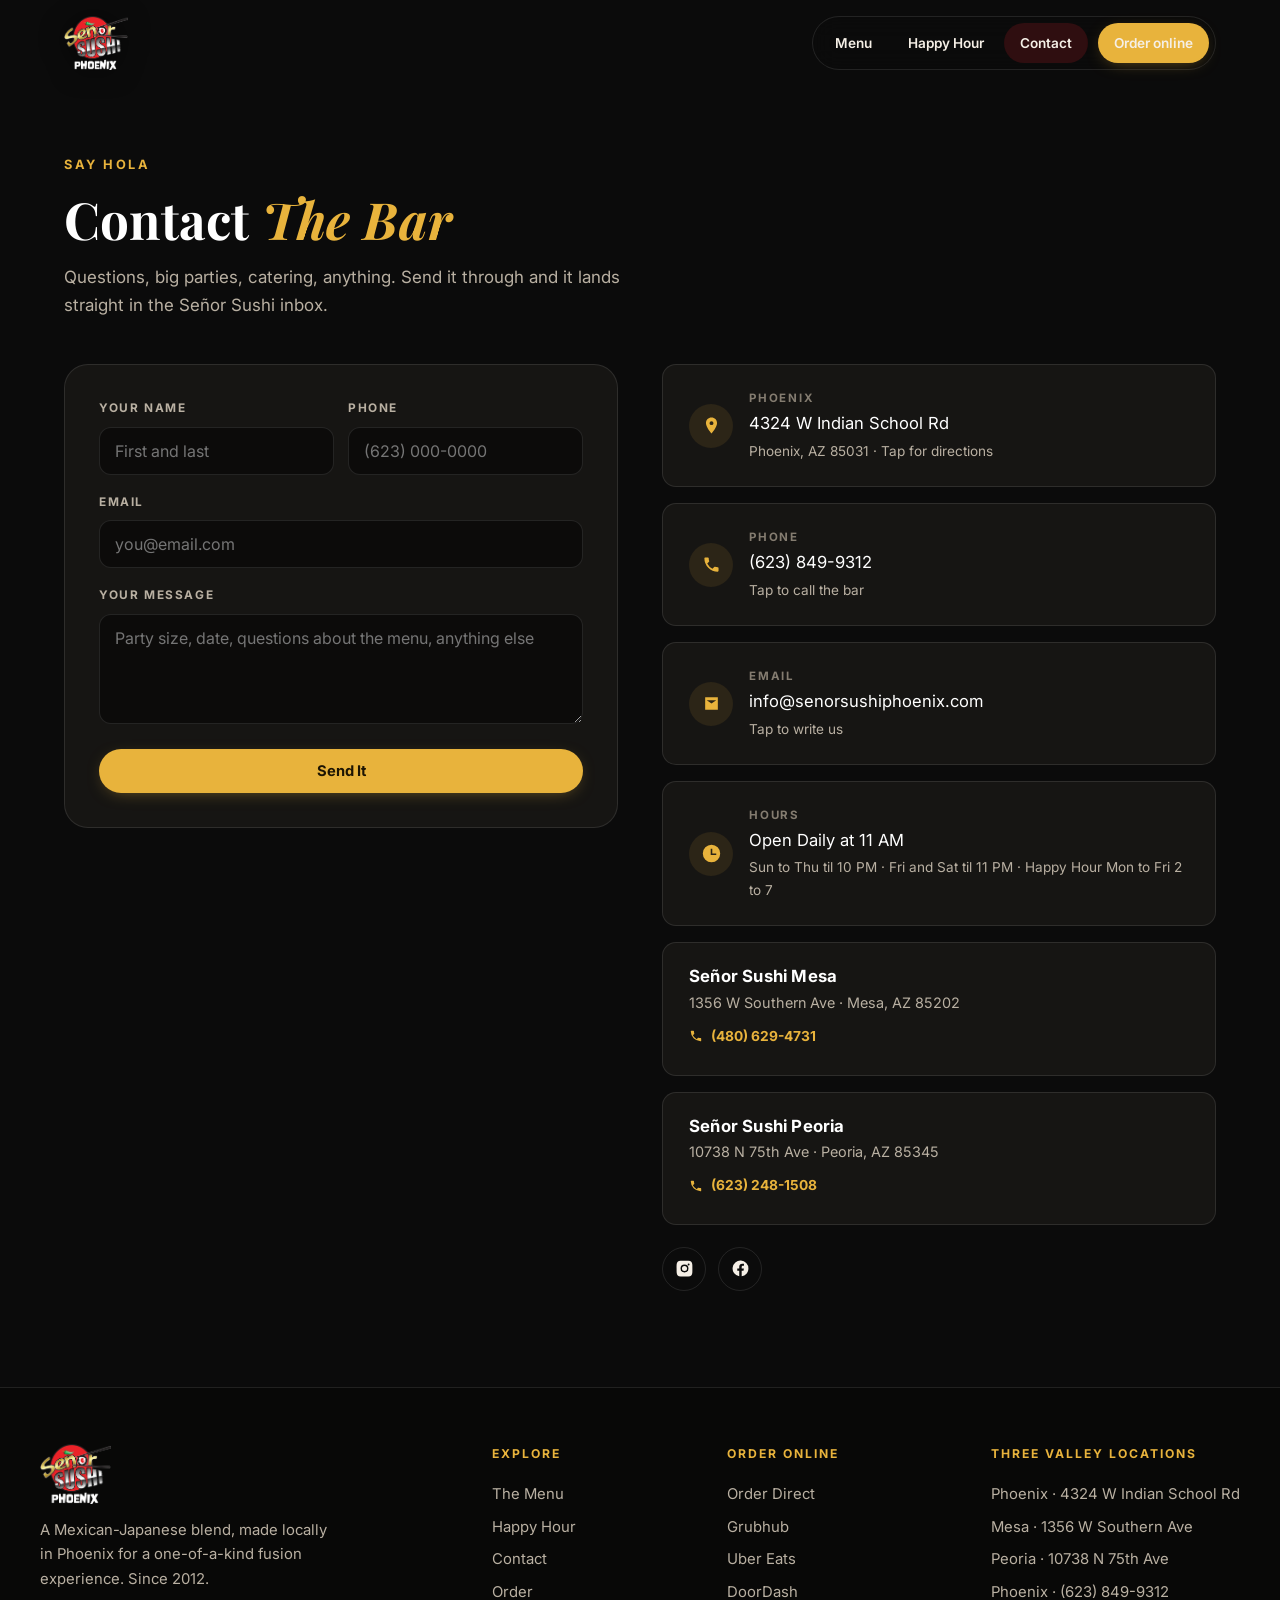
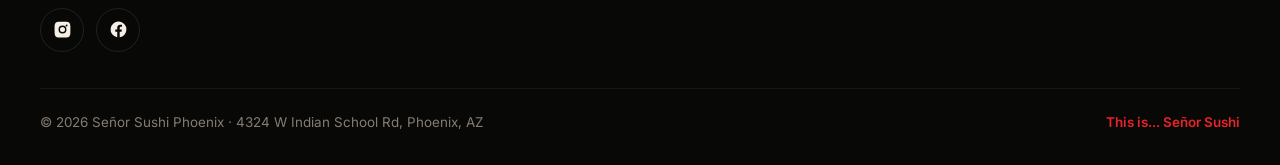
<file: contact.html>
<!DOCTYPE html>
<html lang="en">
<head>
<meta charset="UTF-8">
<meta name="viewport" content="width=device-width, initial-scale=1.0">
<title>Contact &amp; Locations · Señor Sushi Phoenix</title>
<meta name="description" content="Contact Señor Sushi Phoenix at 4324 W Indian School Rd, (623) 849-9312, info@senorsushiphoenix.com. Three Valley locations: Phoenix, Mesa and Peoria.">
<link rel="icon" href="assets/brand/logo.png">
<meta name="theme-color" content="#0b0b0b">
<link rel="preconnect" href="https://fonts.googleapis.com">
<link rel="preconnect" href="https://fonts.gstatic.com" crossorigin>
<link href="https://fonts.googleapis.com/css2?family=Playfair+Display:ital,wght@0,500;0,700;1,500;1,700&family=Inter:wght@400;600;700&display=swap" rel="stylesheet">
<link rel="stylesheet" href="styles.css?v=3">
<link rel="canonical" href="https://www.senorsushiphoenix.com/contact.html">
<script>document.documentElement.classList.add('js')</script>
</head>
<body>

<div id="nav-mount"></div>

<main>
<section class="page-top">
  <div class="wrap" style="padding-top:0">
    <div class="sec-head reveal">
      <span class="eyebrow">Say Hola</span>
      <h2 class="sec-title">Contact <em>The Bar</em></h2>
      <p class="sec-sub">Questions, big parties, catering, anything. Send it through and it lands straight in the Señor Sushi inbox.</p>
    </div>

    <div class="contact-grid">
      <div class="cform reveal">
        <form id="contactForm">
          <div class="field-row">
            <div class="field"><label for="fName">Your Name</label><input type="text" id="fName" required placeholder="First and last"></div>
            <div class="field"><label for="fPhone">Phone</label><input type="tel" id="fPhone" placeholder="(623) 000-0000"></div>
          </div>
          <div class="field"><label for="fEmail">Email</label><input type="email" id="fEmail" required placeholder="you@email.com"></div>
          <div class="field"><label for="fMsg">Your Message</label><textarea id="fMsg" required placeholder="Party size, date, questions about the menu, anything else"></textarea></div>
          <button type="submit" class="btn btn-gold btn-block">Send It</button>
        </form>
        <div class="form-success" id="formSuccess">
          <div class="check"><svg viewBox="0 0 24 24"><path d="M9 16.2 4.8 12l-1.4 1.4L9 19 21 7l-1.4-1.4z"/></svg></div>
          <h4>Almost there, hit send</h4>
          <p>We opened a pre-filled email to <span class="em">info@senorsushiphoenix.com</span>. Press send in your mail app and it is on its way.</p>
          <p class="success-fallback">Nothing opened? Email <a href="#" data-cfg="mail">info@senorsushiphoenix.com</a> or call <a href="#" data-cfg="tel">(623) 849-9312</a> and we will take it from there.</p>
        </div>
      </div>

      <div class="reveal d1">
        <div class="loc-grid" style="grid-template-columns:1fr;margin-top:0;margin-bottom:16px">
          <a class="loc icard" href="#" data-cfg="map" target="_blank" rel="noopener">
            <div class="ic"><svg viewBox="0 0 24 24"><path d="M12 2C8 2 5 5 5 9c0 5 7 13 7 13s7-8 7-13c0-4-3-7-7-7zm0 9.5A2.5 2.5 0 1112 6.5a2.5 2.5 0 010 5z"/></svg></div>
            <div><div class="lbl">Phoenix</div><div class="val">4324 W Indian School Rd<small>Phoenix, AZ 85031 · Tap for directions</small></div></div>
          </a>
          <a class="loc icard" href="#" data-cfg="tel">
            <div class="ic"><svg viewBox="0 0 24 24"><path d="M6.6 10.8a15 15 0 006.6 6.6l2.2-2.2a1 1 0 011-.24 11 11 0 003.5.56 1 1 0 011 1V20a1 1 0 01-1 1A17 17 0 013 4a1 1 0 011-1h3.5a1 1 0 011 1 11 11 0 00.56 3.5 1 1 0 01-.24 1z"/></svg></div>
            <div><div class="lbl">Phone</div><div class="val">(623) 849-9312<small>Tap to call the bar</small></div></div>
          </a>
          <a class="loc icard" href="#" data-cfg="mail">
            <div class="ic"><svg viewBox="0 0 24 24"><path d="M4 4h16v16H4zm2 4 6 4 6-4"/></svg></div>
            <div><div class="lbl">Email</div><div class="val">info@senorsushiphoenix.com<small>Tap to write us</small></div></div>
          </a>
          <a class="loc icard" href="specials.html">
            <div class="ic"><svg viewBox="0 0 24 24"><path d="M12 1a11 11 0 100 22 11 11 0 000-22zm1 11h5v2h-7V6h2z"/></svg></div>
            <div><div class="lbl">Hours</div><div class="val">Open Daily at 11 AM<small>Sun to Thu til 10 PM · Fri and Sat til 11 PM · Happy Hour Mon to Fri 2 to 7</small></div></div>
          </a>
        </div>

        <div class="loc-grid" style="grid-template-columns:1fr;margin-top:0">
          <article class="loc" data-loc="1">
            <h3>Señor Sushi Mesa</h3>
            <p class="l-addr">1356 W Southern Ave · Mesa, AZ 85202</p>
            <a class="l-tel" href="tel:+14806294731"><svg viewBox="0 0 24 24"><path d="M6.6 10.8a15 15 0 006.6 6.6l2.2-2.2a1 1 0 011-.24 11 11 0 003.5.56 1 1 0 011 1V20a1 1 0 01-1 1A17 17 0 013 4a1 1 0 011-1h3.5a1 1 0 011 1 11 11 0 00.56 3.5 1 1 0 01-.24 1z"/></svg>(480) 629-4731</a>
          </article>
          <article class="loc" data-loc="2">
            <h3>Señor Sushi Peoria</h3>
            <p class="l-addr">10738 N 75th Ave · Peoria, AZ 85345</p>
            <a class="l-tel" href="tel:+16232481508"><svg viewBox="0 0 24 24"><path d="M6.6 10.8a15 15 0 006.6 6.6l2.2-2.2a1 1 0 011-.24 11 11 0 003.5.56 1 1 0 011 1V20a1 1 0 01-1 1A17 17 0 013 4a1 1 0 011-1h3.5a1 1 0 011 1 11 11 0 00.56 3.5 1 1 0 01-.24 1z"/></svg>(623) 248-1508</a>
          </article>
        </div>

        <div class="socials">
          <a href="#" data-cfg="ig" target="_blank" rel="noopener" aria-label="Instagram"><svg viewBox="0 0 24 24"><path d="M12 2.2c3.2 0 3.6 0 4.9.07 3.3.15 4.8 1.7 5 5 .06 1.3.07 1.7.07 4.9s0 3.6-.07 4.9c-.2 3.3-1.7 4.8-5 5-1.3.06-1.7.07-4.9.07s-3.6 0-4.9-.07c-3.3-.2-4.8-1.7-5-5C2.04 15.6 2 15.2 2 12s0-3.6.07-4.9c.2-3.3 1.7-4.8 5-5C8.4 2.2 8.8 2.2 12 2.2zm0 4.8a5 5 0 100 10 5 5 0 000-10zm0 8.2a3.2 3.2 0 110-6.4 3.2 3.2 0 010 6.4zm5.2-9.4a1.2 1.2 0 100 2.4 1.2 1.2 0 000-2.4z"/></svg></a>
          <a href="#" data-cfg="fb" target="_blank" rel="noopener" aria-label="Facebook"><svg viewBox="0 0 24 24"><path d="M22 12a10 10 0 10-11.6 9.9v-7H7.9V12h2.5V9.8c0-2.5 1.5-3.9 3.8-3.9 1.1 0 2.2.2 2.2.2v2.5h-1.3c-1.2 0-1.6.8-1.6 1.6V12h2.8l-.5 2.9h-2.3v7A10 10 0 0022 12z"/></svg></a>
        </div>
      </div>
    </div>
  </div>
</section>
</main>

<div id="footer-mount"></div>
<script src="app.js?v=3"></script>
</body>
</html>
</file>
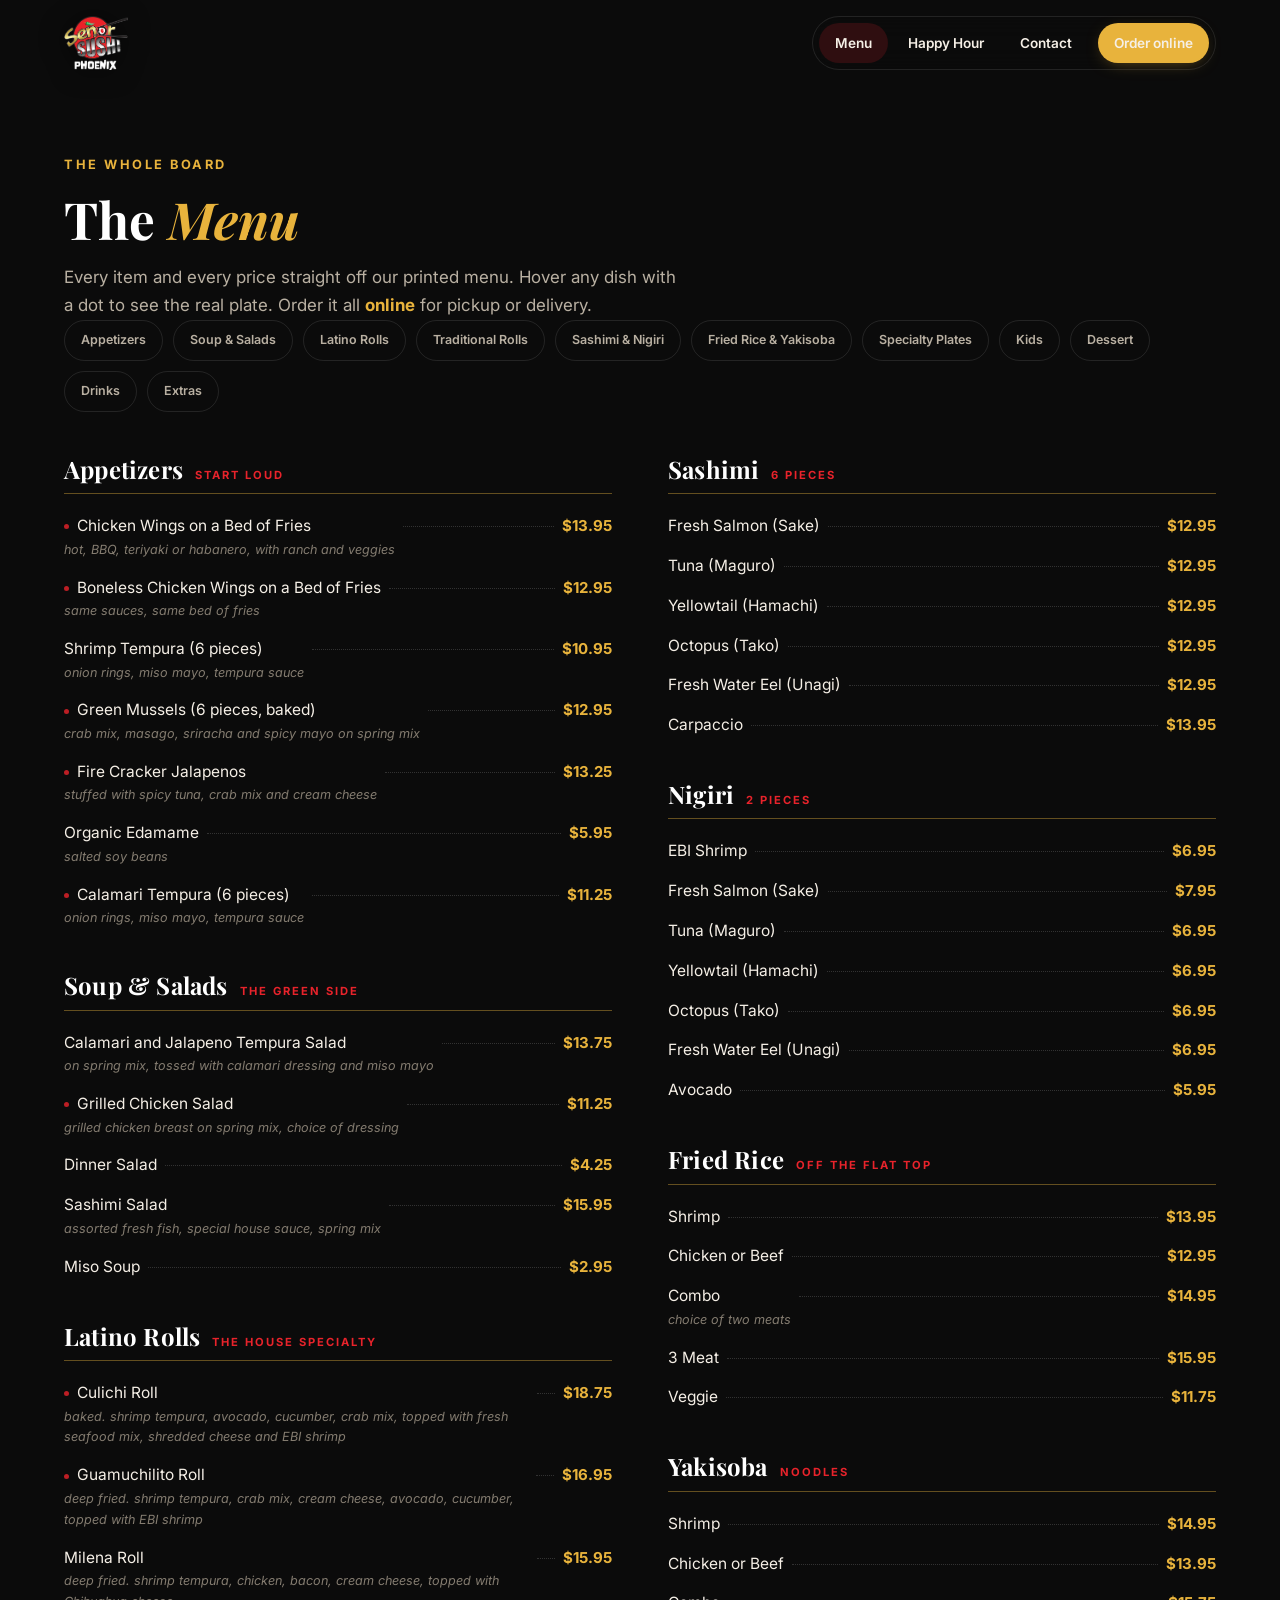
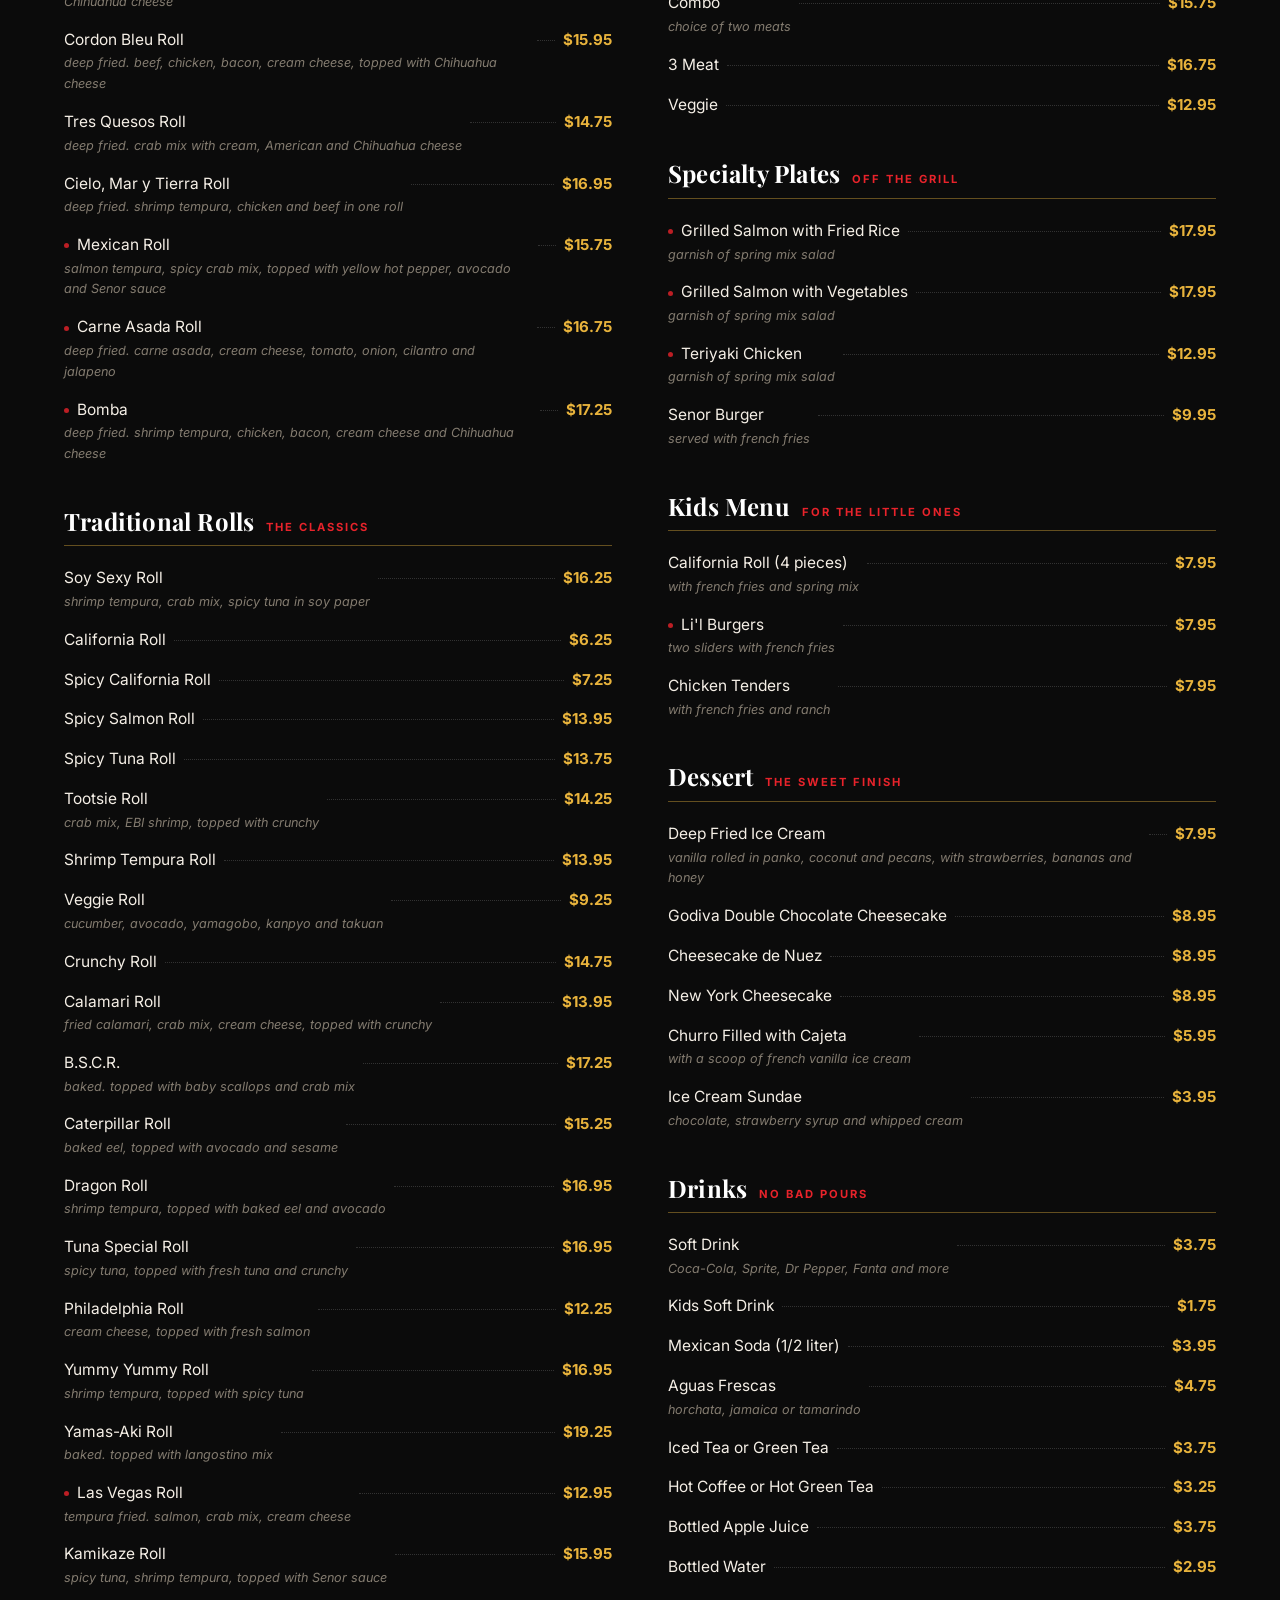
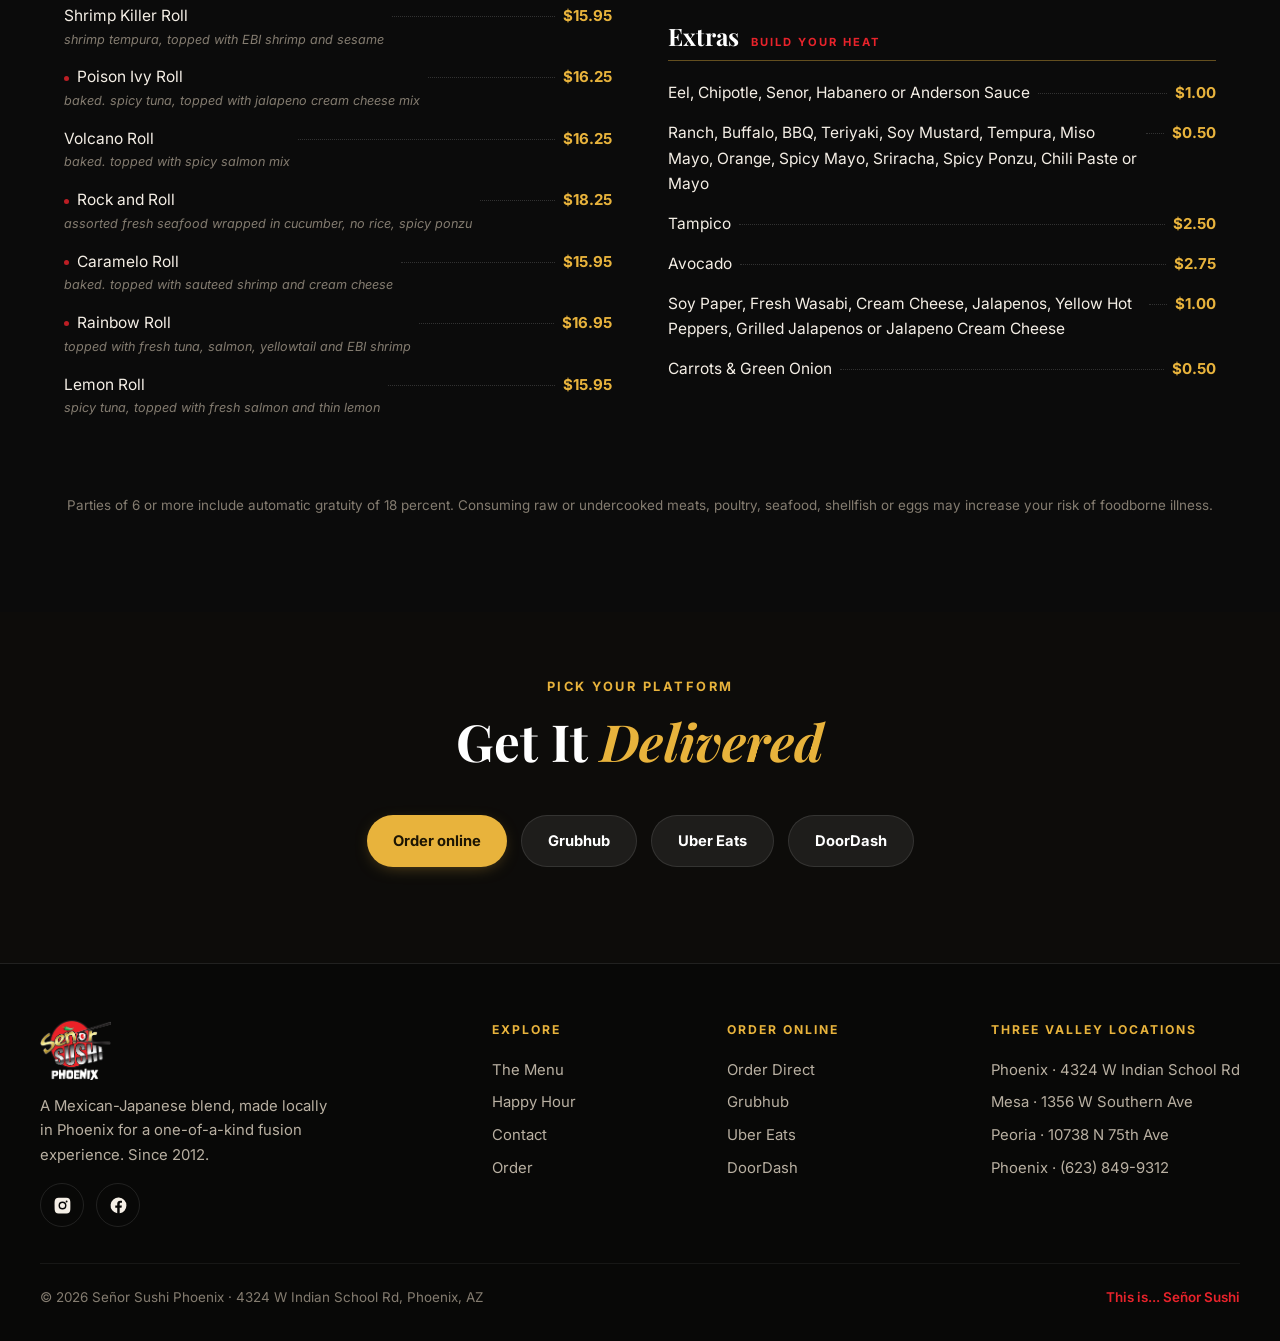
<file: menu.html>
<!DOCTYPE html>
<html lang="en">
<head>
<meta charset="UTF-8">
<meta name="viewport" content="width=device-width, initial-scale=1.0">
<title>Menu · Señor Sushi Phoenix</title>
<meta name="description" content="The full Señor Sushi Phoenix menu. Latino rolls, traditional rolls, sashimi, nigiri, fried rice, yakisoba, specialty plates, kids menu and desserts. Every price straight from the printed menu.">
<link rel="icon" href="assets/brand/logo.png">
<meta name="theme-color" content="#0b0b0b">
<link rel="preconnect" href="https://fonts.googleapis.com">
<link rel="preconnect" href="https://fonts.gstatic.com" crossorigin>
<link href="https://fonts.googleapis.com/css2?family=Playfair+Display:ital,wght@0,500;0,700;1,500;1,700&family=Inter:wght@400;600;700&display=swap" rel="stylesheet">
<link rel="stylesheet" href="styles.css?v=3">
<link rel="canonical" href="https://www.senorsushiphoenix.com/menu.html">
<script>document.documentElement.classList.add('js')</script>
</head>
<body>

<div id="nav-mount"></div>

<main>
<section class="page-top" id="fullmenu">
  <div class="wrap" style="padding-top:0">
    <div class="sec-head reveal">
      <span class="eyebrow">The Whole Board</span>
      <h2 class="sec-title">The <em>Menu</em></h2>
      <p class="sec-sub">Every item and every price straight off our printed menu. Hover any dish with a dot to see the real plate. Order it all <a href="#" data-cfg="direct" target="_blank" rel="noopener" style="color:var(--gold);font-weight:700">online</a> for pickup or delivery.</p>
      <div class="menu-jump reveal">
        <a href="#appetizers">Appetizers</a>
        <a href="#soups">Soup &amp; Salads</a>
        <a href="#latino">Latino Rolls</a>
        <a href="#traditional">Traditional Rolls</a>
        <a href="#sashimi">Sashimi &amp; Nigiri</a>
        <a href="#rice">Fried Rice &amp; Yakisoba</a>
        <a href="#plates">Specialty Plates</a>
        <a href="#kids">Kids</a>
        <a href="#dessert">Dessert</a>
        <a href="#drinks">Drinks</a>
        <a href="#extras">Extras</a>
      </div>
    </div>

    <div class="menu-acts">

      <div class="act reveal" id="appetizers">
        <div class="act-head"><h3>Appetizers</h3><span class="act-sub">Start Loud</span></div>
        <ul class="menu-list">
          <li><span class="mi-name">Chicken Wings on a Bed of Fries <small>hot, BBQ, teriyaki or habanero, with ranch and veggies</small></span><span class="mi-dots"></span><span class="mi-price">$13.95</span></li>
          <li><span class="mi-name">Boneless Chicken Wings on a Bed of Fries <small>same sauces, same bed of fries</small></span><span class="mi-dots"></span><span class="mi-price">$12.95</span></li>
          <li><span class="mi-name">Shrimp Tempura (6 pieces) <small>onion rings, miso mayo, tempura sauce</small></span><span class="mi-dots"></span><span class="mi-price">$10.95</span></li>
          <li><span class="mi-name">Green Mussels (6 pieces, baked) <small>crab mix, masago, sriracha and spicy mayo on spring mix</small></span><span class="mi-dots"></span><span class="mi-price">$12.95</span></li>
          <li><span class="mi-name">Fire Cracker Jalapenos <small>stuffed with spicy tuna, crab mix and cream cheese</small></span><span class="mi-dots"></span><span class="mi-price">$13.25</span></li>
          <li><span class="mi-name">Organic Edamame <small>salted soy beans</small></span><span class="mi-dots"></span><span class="mi-price">$5.95</span></li>
          <li><span class="mi-name">Calamari Tempura (6 pieces) <small>onion rings, miso mayo, tempura sauce</small></span><span class="mi-dots"></span><span class="mi-price">$11.25</span></li>
        </ul>
      </div>

      <div class="act reveal" id="soups">
        <div class="act-head"><h3>Soup &amp; Salads</h3><span class="act-sub">The Green Side</span></div>
        <ul class="menu-list">
          <li><span class="mi-name">Calamari and Jalapeno Tempura Salad <small>on spring mix, tossed with calamari dressing and miso mayo</small></span><span class="mi-dots"></span><span class="mi-price">$13.75</span></li>
          <li><span class="mi-name">Grilled Chicken Salad <small>grilled chicken breast on spring mix, choice of dressing</small></span><span class="mi-dots"></span><span class="mi-price">$11.25</span></li>
          <li><span class="mi-name">Dinner Salad</span><span class="mi-dots"></span><span class="mi-price">$4.25</span></li>
          <li><span class="mi-name">Sashimi Salad <small>assorted fresh fish, special house sauce, spring mix</small></span><span class="mi-dots"></span><span class="mi-price">$15.95</span></li>
          <li><span class="mi-name">Miso Soup</span><span class="mi-dots"></span><span class="mi-price">$2.95</span></li>
        </ul>
      </div>

      <div class="act reveal" id="latino">
        <div class="act-head"><h3>Latino Rolls</h3><span class="act-sub">The House Specialty</span></div>
        <ul class="menu-list">
          <li><span class="mi-name">Culichi Roll <small>baked. shrimp tempura, avocado, cucumber, crab mix, topped with fresh seafood mix, shredded cheese and EBI shrimp</small></span><span class="mi-dots"></span><span class="mi-price">$18.75</span></li>
          <li><span class="mi-name">Guamuchilito Roll <small>deep fried. shrimp tempura, crab mix, cream cheese, avocado, cucumber, topped with EBI shrimp</small></span><span class="mi-dots"></span><span class="mi-price">$16.95</span></li>
          <li><span class="mi-name">Milena Roll <small>deep fried. shrimp tempura, chicken, bacon, cream cheese, topped with Chihuahua cheese</small></span><span class="mi-dots"></span><span class="mi-price">$15.95</span></li>
          <li><span class="mi-name">Cordon Bleu Roll <small>deep fried. beef, chicken, bacon, cream cheese, topped with Chihuahua cheese</small></span><span class="mi-dots"></span><span class="mi-price">$15.95</span></li>
          <li><span class="mi-name">Tres Quesos Roll <small>deep fried. crab mix with cream, American and Chihuahua cheese</small></span><span class="mi-dots"></span><span class="mi-price">$14.75</span></li>
          <li><span class="mi-name">Cielo, Mar y Tierra Roll <small>deep fried. shrimp tempura, chicken and beef in one roll</small></span><span class="mi-dots"></span><span class="mi-price">$16.95</span></li>
          <li><span class="mi-name">Mexican Roll <small>salmon tempura, spicy crab mix, topped with yellow hot pepper, avocado and Senor sauce</small></span><span class="mi-dots"></span><span class="mi-price">$15.75</span></li>
          <li><span class="mi-name">Carne Asada Roll <small>deep fried. carne asada, cream cheese, tomato, onion, cilantro and jalapeno</small></span><span class="mi-dots"></span><span class="mi-price">$16.75</span></li>
          <li><span class="mi-name">Bomba <small>deep fried. shrimp tempura, chicken, bacon, cream cheese and Chihuahua cheese</small></span><span class="mi-dots"></span><span class="mi-price">$17.25</span></li>
        </ul>
      </div>

      <div class="act reveal" id="traditional">
        <div class="act-head"><h3>Traditional Rolls</h3><span class="act-sub">The Classics</span></div>
        <ul class="menu-list">
          <li><span class="mi-name">Soy Sexy Roll <small>shrimp tempura, crab mix, spicy tuna in soy paper</small></span><span class="mi-dots"></span><span class="mi-price">$16.25</span></li>
          <li><span class="mi-name">California Roll</span><span class="mi-dots"></span><span class="mi-price">$6.25</span></li>
          <li><span class="mi-name">Spicy California Roll</span><span class="mi-dots"></span><span class="mi-price">$7.25</span></li>
          <li><span class="mi-name">Spicy Salmon Roll</span><span class="mi-dots"></span><span class="mi-price">$13.95</span></li>
          <li><span class="mi-name">Spicy Tuna Roll</span><span class="mi-dots"></span><span class="mi-price">$13.75</span></li>
          <li><span class="mi-name">Tootsie Roll <small>crab mix, EBI shrimp, topped with crunchy</small></span><span class="mi-dots"></span><span class="mi-price">$14.25</span></li>
          <li><span class="mi-name">Shrimp Tempura Roll</span><span class="mi-dots"></span><span class="mi-price">$13.95</span></li>
          <li><span class="mi-name">Veggie Roll <small>cucumber, avocado, yamagobo, kanpyo and takuan</small></span><span class="mi-dots"></span><span class="mi-price">$9.25</span></li>
          <li><span class="mi-name">Crunchy Roll</span><span class="mi-dots"></span><span class="mi-price">$14.75</span></li>
          <li><span class="mi-name">Calamari Roll <small>fried calamari, crab mix, cream cheese, topped with crunchy</small></span><span class="mi-dots"></span><span class="mi-price">$13.95</span></li>
          <li><span class="mi-name">B.S.C.R. <small>baked. topped with baby scallops and crab mix</small></span><span class="mi-dots"></span><span class="mi-price">$17.25</span></li>
          <li><span class="mi-name">Caterpillar Roll <small>baked eel, topped with avocado and sesame</small></span><span class="mi-dots"></span><span class="mi-price">$15.25</span></li>
          <li><span class="mi-name">Dragon Roll <small>shrimp tempura, topped with baked eel and avocado</small></span><span class="mi-dots"></span><span class="mi-price">$16.95</span></li>
          <li><span class="mi-name">Tuna Special Roll <small>spicy tuna, topped with fresh tuna and crunchy</small></span><span class="mi-dots"></span><span class="mi-price">$16.95</span></li>
          <li><span class="mi-name">Philadelphia Roll <small>cream cheese, topped with fresh salmon</small></span><span class="mi-dots"></span><span class="mi-price">$12.25</span></li>
          <li><span class="mi-name">Yummy Yummy Roll <small>shrimp tempura, topped with spicy tuna</small></span><span class="mi-dots"></span><span class="mi-price">$16.95</span></li>
          <li><span class="mi-name">Yamas-Aki Roll <small>baked. topped with langostino mix</small></span><span class="mi-dots"></span><span class="mi-price">$19.25</span></li>
          <li><span class="mi-name">Las Vegas Roll <small>tempura fried. salmon, crab mix, cream cheese</small></span><span class="mi-dots"></span><span class="mi-price">$12.95</span></li>
          <li><span class="mi-name">Kamikaze Roll <small>spicy tuna, shrimp tempura, topped with Senor sauce</small></span><span class="mi-dots"></span><span class="mi-price">$15.95</span></li>
          <li><span class="mi-name">Shrimp Killer Roll <small>shrimp tempura, topped with EBI shrimp and sesame</small></span><span class="mi-dots"></span><span class="mi-price">$15.95</span></li>
          <li><span class="mi-name">Poison Ivy Roll <small>baked. spicy tuna, topped with jalapeno cream cheese mix</small></span><span class="mi-dots"></span><span class="mi-price">$16.25</span></li>
          <li><span class="mi-name">Volcano Roll <small>baked. topped with spicy salmon mix</small></span><span class="mi-dots"></span><span class="mi-price">$16.25</span></li>
          <li><span class="mi-name">Rock and Roll <small>assorted fresh seafood wrapped in cucumber, no rice, spicy ponzu</small></span><span class="mi-dots"></span><span class="mi-price">$18.25</span></li>
          <li><span class="mi-name">Caramelo Roll <small>baked. topped with sauteed shrimp and cream cheese</small></span><span class="mi-dots"></span><span class="mi-price">$15.95</span></li>
          <li><span class="mi-name">Rainbow Roll <small>topped with fresh tuna, salmon, yellowtail and EBI shrimp</small></span><span class="mi-dots"></span><span class="mi-price">$16.95</span></li>
          <li><span class="mi-name">Lemon Roll <small>spicy tuna, topped with fresh salmon and thin lemon</small></span><span class="mi-dots"></span><span class="mi-price">$15.95</span></li>
        </ul>
      </div>

      <div class="act reveal" id="sashimi">
        <div class="act-head"><h3>Sashimi</h3><span class="act-sub">6 Pieces</span></div>
        <ul class="menu-list">
          <li><span class="mi-name">Fresh Salmon (Sake)</span><span class="mi-dots"></span><span class="mi-price">$12.95</span></li>
          <li><span class="mi-name">Tuna (Maguro)</span><span class="mi-dots"></span><span class="mi-price">$12.95</span></li>
          <li><span class="mi-name">Yellowtail (Hamachi)</span><span class="mi-dots"></span><span class="mi-price">$12.95</span></li>
          <li><span class="mi-name">Octopus (Tako)</span><span class="mi-dots"></span><span class="mi-price">$12.95</span></li>
          <li><span class="mi-name">Fresh Water Eel (Unagi)</span><span class="mi-dots"></span><span class="mi-price">$12.95</span></li>
          <li><span class="mi-name">Carpaccio</span><span class="mi-dots"></span><span class="mi-price">$13.95</span></li>
        </ul>
      </div>

      <div class="act reveal">
        <div class="act-head"><h3>Nigiri</h3><span class="act-sub">2 Pieces</span></div>
        <ul class="menu-list">
          <li><span class="mi-name">EBI Shrimp</span><span class="mi-dots"></span><span class="mi-price">$6.95</span></li>
          <li><span class="mi-name">Fresh Salmon (Sake)</span><span class="mi-dots"></span><span class="mi-price">$7.95</span></li>
          <li><span class="mi-name">Tuna (Maguro)</span><span class="mi-dots"></span><span class="mi-price">$6.95</span></li>
          <li><span class="mi-name">Yellowtail (Hamachi)</span><span class="mi-dots"></span><span class="mi-price">$6.95</span></li>
          <li><span class="mi-name">Octopus (Tako)</span><span class="mi-dots"></span><span class="mi-price">$6.95</span></li>
          <li><span class="mi-name">Fresh Water Eel (Unagi)</span><span class="mi-dots"></span><span class="mi-price">$6.95</span></li>
          <li><span class="mi-name">Avocado</span><span class="mi-dots"></span><span class="mi-price">$5.95</span></li>
        </ul>
      </div>

      <div class="act reveal" id="rice">
        <div class="act-head"><h3>Fried Rice</h3><span class="act-sub">Off The Flat Top</span></div>
        <ul class="menu-list">
          <li><span class="mi-name">Shrimp</span><span class="mi-dots"></span><span class="mi-price">$13.95</span></li>
          <li><span class="mi-name">Chicken or Beef</span><span class="mi-dots"></span><span class="mi-price">$12.95</span></li>
          <li><span class="mi-name">Combo <small>choice of two meats</small></span><span class="mi-dots"></span><span class="mi-price">$14.95</span></li>
          <li><span class="mi-name">3 Meat</span><span class="mi-dots"></span><span class="mi-price">$15.95</span></li>
          <li><span class="mi-name">Veggie</span><span class="mi-dots"></span><span class="mi-price">$11.75</span></li>
        </ul>
      </div>

      <div class="act reveal">
        <div class="act-head"><h3>Yakisoba</h3><span class="act-sub">Noodles</span></div>
        <ul class="menu-list">
          <li><span class="mi-name">Shrimp</span><span class="mi-dots"></span><span class="mi-price">$14.95</span></li>
          <li><span class="mi-name">Chicken or Beef</span><span class="mi-dots"></span><span class="mi-price">$13.95</span></li>
          <li><span class="mi-name">Combo <small>choice of two meats</small></span><span class="mi-dots"></span><span class="mi-price">$15.75</span></li>
          <li><span class="mi-name">3 Meat</span><span class="mi-dots"></span><span class="mi-price">$16.75</span></li>
          <li><span class="mi-name">Veggie</span><span class="mi-dots"></span><span class="mi-price">$12.95</span></li>
        </ul>
      </div>

      <div class="act reveal" id="plates">
        <div class="act-head"><h3>Specialty Plates</h3><span class="act-sub">Off The Grill</span></div>
        <ul class="menu-list">
          <li><span class="mi-name">Grilled Salmon with Fried Rice <small>garnish of spring mix salad</small></span><span class="mi-dots"></span><span class="mi-price">$17.95</span></li>
          <li><span class="mi-name">Grilled Salmon with Vegetables <small>garnish of spring mix salad</small></span><span class="mi-dots"></span><span class="mi-price">$17.95</span></li>
          <li><span class="mi-name">Teriyaki Chicken <small>garnish of spring mix salad</small></span><span class="mi-dots"></span><span class="mi-price">$12.95</span></li>
          <li><span class="mi-name">Senor Burger <small>served with french fries</small></span><span class="mi-dots"></span><span class="mi-price">$9.95</span></li>
        </ul>
      </div>

      <div class="act reveal" id="kids">
        <div class="act-head"><h3>Kids Menu</h3><span class="act-sub">For The Little Ones</span></div>
        <ul class="menu-list">
          <li><span class="mi-name">California Roll (4 pieces) <small>with french fries and spring mix</small></span><span class="mi-dots"></span><span class="mi-price">$7.95</span></li>
          <li><span class="mi-name">Li'l Burgers <small>two sliders with french fries</small></span><span class="mi-dots"></span><span class="mi-price">$7.95</span></li>
          <li><span class="mi-name">Chicken Tenders <small>with french fries and ranch</small></span><span class="mi-dots"></span><span class="mi-price">$7.95</span></li>
        </ul>
      </div>

      <div class="act reveal" id="dessert">
        <div class="act-head"><h3>Dessert</h3><span class="act-sub">The Sweet Finish</span></div>
        <ul class="menu-list">
          <li><span class="mi-name">Deep Fried Ice Cream <small>vanilla rolled in panko, coconut and pecans, with strawberries, bananas and honey</small></span><span class="mi-dots"></span><span class="mi-price">$7.95</span></li>
          <li><span class="mi-name">Godiva Double Chocolate Cheesecake</span><span class="mi-dots"></span><span class="mi-price">$8.95</span></li>
          <li><span class="mi-name">Cheesecake de Nuez</span><span class="mi-dots"></span><span class="mi-price">$8.95</span></li>
          <li><span class="mi-name">New York Cheesecake</span><span class="mi-dots"></span><span class="mi-price">$8.95</span></li>
          <li><span class="mi-name">Churro Filled with Cajeta <small>with a scoop of french vanilla ice cream</small></span><span class="mi-dots"></span><span class="mi-price">$5.95</span></li>
          <li><span class="mi-name">Ice Cream Sundae <small>chocolate, strawberry syrup and whipped cream</small></span><span class="mi-dots"></span><span class="mi-price">$3.95</span></li>
        </ul>
      </div>

      <div class="act reveal" id="drinks">
        <div class="act-head"><h3>Drinks</h3><span class="act-sub">No Bad Pours</span></div>
        <ul class="menu-list">
          <li><span class="mi-name">Soft Drink <small>Coca-Cola, Sprite, Dr Pepper, Fanta and more</small></span><span class="mi-dots"></span><span class="mi-price">$3.75</span></li>
          <li><span class="mi-name">Kids Soft Drink</span><span class="mi-dots"></span><span class="mi-price">$1.75</span></li>
          <li><span class="mi-name">Mexican Soda (1/2 liter)</span><span class="mi-dots"></span><span class="mi-price">$3.95</span></li>
          <li><span class="mi-name">Aguas Frescas <small>horchata, jamaica or tamarindo</small></span><span class="mi-dots"></span><span class="mi-price">$4.75</span></li>
          <li><span class="mi-name">Iced Tea or Green Tea</span><span class="mi-dots"></span><span class="mi-price">$3.75</span></li>
          <li><span class="mi-name">Hot Coffee or Hot Green Tea</span><span class="mi-dots"></span><span class="mi-price">$3.25</span></li>
          <li><span class="mi-name">Bottled Apple Juice</span><span class="mi-dots"></span><span class="mi-price">$3.75</span></li>
          <li><span class="mi-name">Bottled Water</span><span class="mi-dots"></span><span class="mi-price">$2.95</span></li>
        </ul>
      </div>

      <div class="act reveal" id="extras">
        <div class="act-head"><h3>Extras</h3><span class="act-sub">Build Your Heat</span></div>
        <ul class="menu-list">
          <li><span class="mi-name">Eel, Chipotle, Senor, Habanero or Anderson Sauce</span><span class="mi-dots"></span><span class="mi-price">$1.00</span></li>
          <li><span class="mi-name">Ranch, Buffalo, BBQ, Teriyaki, Soy Mustard, Tempura, Miso Mayo, Orange, Spicy Mayo, Sriracha, Spicy Ponzu, Chili Paste or Mayo</span><span class="mi-dots"></span><span class="mi-price">$0.50</span></li>
          <li><span class="mi-name">Tampico</span><span class="mi-dots"></span><span class="mi-price">$2.50</span></li>
          <li><span class="mi-name">Avocado</span><span class="mi-dots"></span><span class="mi-price">$2.75</span></li>
          <li><span class="mi-name">Soy Paper, Fresh Wasabi, Cream Cheese, Jalapenos, Yellow Hot Peppers, Grilled Jalapenos or Jalapeno Cream Cheese</span><span class="mi-dots"></span><span class="mi-price">$1.00</span></li>
          <li><span class="mi-name">Carrots &amp; Green Onion</span><span class="mi-dots"></span><span class="mi-price">$0.50</span></li>
        </ul>
      </div>

    </div>

    <p class="menu-note">Parties of 6 or more include automatic gratuity of 18 percent. Consuming raw or undercooked meats, poultry, seafood, shellfish or eggs may increase your risk of foodborne illness.</p>
  </div>
</section>

<!-- ORDER CTA -->
<section id="order">
  <div class="wrap center" style="padding-top:60px">
    <div class="sec-head center reveal">
      <span class="eyebrow">Pick Your Platform</span>
      <h2 class="sec-title">Get It <em>Delivered</em></h2>
    </div>
    <div style="display:flex;gap:14px;flex-wrap:wrap;justify-content:center">
      <a href="#" data-cfg="direct" target="_blank" rel="noopener" class="btn btn-gold">Order online</a>
      <a href="#" data-cfg="grubhub" target="_blank" rel="noopener" class="btn btn-ghost">Grubhub</a>
      <a href="#" data-cfg="uber" target="_blank" rel="noopener" class="btn btn-ghost">Uber Eats</a>
      <a href="#" data-cfg="doordash" target="_blank" rel="noopener" class="btn btn-ghost">DoorDash</a>
    </div>
  </div>
</section>
</main>

<div id="footer-mount"></div>
<script src="app.js?v=3"></script>
</body>
</html>
</file>
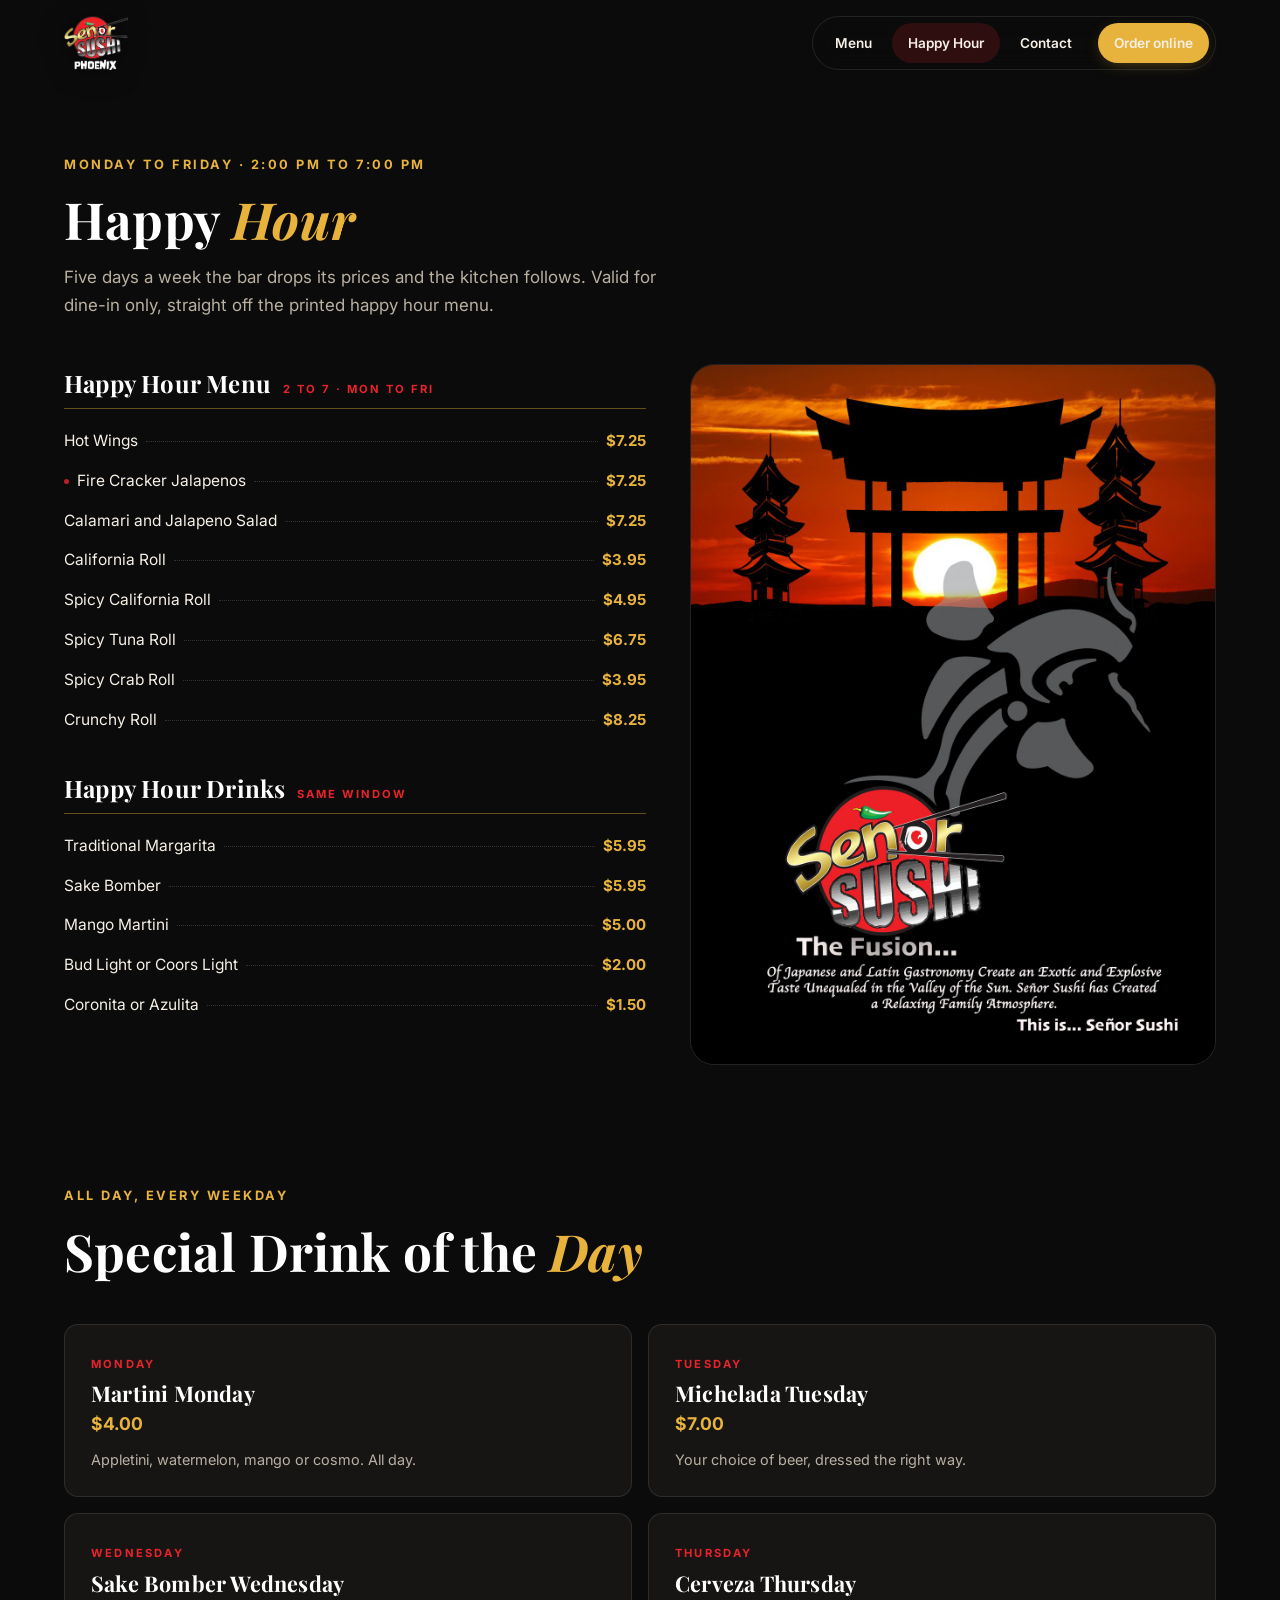
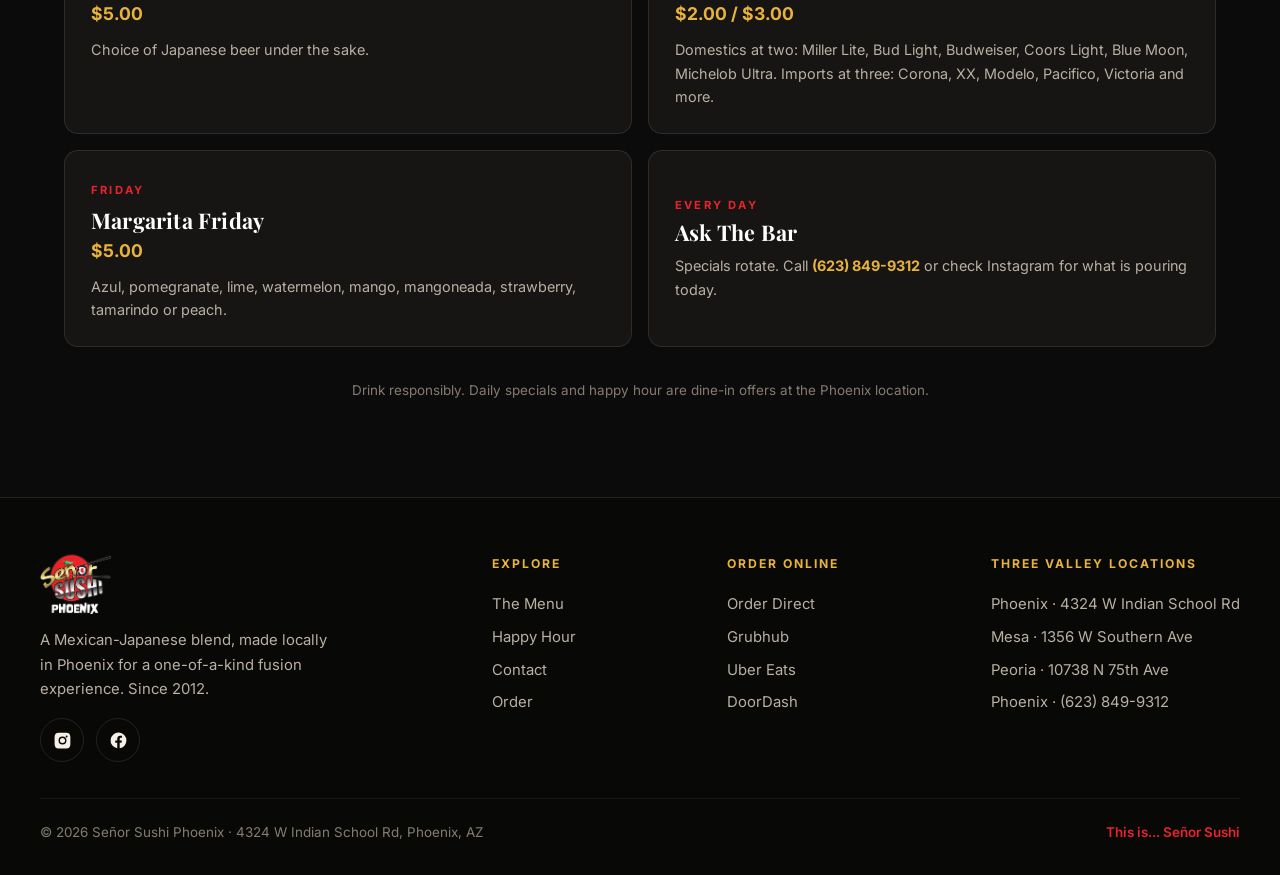
<file: specials.html>
<!DOCTYPE html>
<html lang="en">
<head>
<meta charset="UTF-8">
<meta name="viewport" content="width=device-width, initial-scale=1.0">
<title>Happy Hour &amp; Daily Drink Specials · Señor Sushi Phoenix</title>
<meta name="description" content="Señor Sushi Phoenix happy hour, Monday to Friday 2 to 7 PM. Two dollar domestics, 1.50 Coronitas, discounted rolls and appetizers, plus a special drink of the day, all day, every weekday.">
<link rel="icon" href="assets/brand/logo.png">
<meta name="theme-color" content="#0b0b0b">
<link rel="preconnect" href="https://fonts.googleapis.com">
<link rel="preconnect" href="https://fonts.gstatic.com" crossorigin>
<link href="https://fonts.googleapis.com/css2?family=Playfair+Display:ital,wght@0,500;0,700;1,500;1,700&family=Inter:wght@400;600;700&display=swap" rel="stylesheet">
<link rel="stylesheet" href="styles.css?v=3">
<link rel="canonical" href="https://www.senorsushiphoenix.com/specials.html">
<script>document.documentElement.classList.add('js')</script>
</head>
<body>

<div id="nav-mount"></div>

<main>
<section class="page-top">
  <div class="wrap" style="padding-top:0">
    <div class="sec-head reveal">
      <span class="eyebrow">Monday to Friday · 2:00 PM to 7:00 PM</span>
      <h2 class="sec-title">Happy <em>Hour</em></h2>
      <p class="sec-sub">Five days a week the bar drops its prices and the kitchen follows. Valid for dine-in only, straight off the printed happy hour menu.</p>
    </div>

    <div class="hh-grid">
      <div>
        <div class="menu-acts" style="column-count:1">
          <div class="act reveal">
            <div class="act-head"><h3>Happy Hour Menu</h3><span class="act-sub">2 to 7 · Mon to Fri</span></div>
            <ul class="menu-list">
              <li><span class="mi-name">Hot Wings</span><span class="mi-dots"></span><span class="mi-price">$7.25</span></li>
              <li><span class="mi-name">Fire Cracker Jalapenos</span><span class="mi-dots"></span><span class="mi-price">$7.25</span></li>
              <li><span class="mi-name">Calamari and Jalapeno Salad</span><span class="mi-dots"></span><span class="mi-price">$7.25</span></li>
              <li><span class="mi-name">California Roll</span><span class="mi-dots"></span><span class="mi-price">$3.95</span></li>
              <li><span class="mi-name">Spicy California Roll</span><span class="mi-dots"></span><span class="mi-price">$4.95</span></li>
              <li><span class="mi-name">Spicy Tuna Roll</span><span class="mi-dots"></span><span class="mi-price">$6.75</span></li>
              <li><span class="mi-name">Spicy Crab Roll</span><span class="mi-dots"></span><span class="mi-price">$3.95</span></li>
              <li><span class="mi-name">Crunchy Roll</span><span class="mi-dots"></span><span class="mi-price">$8.25</span></li>
            </ul>
          </div>
          <div class="act reveal d1">
            <div class="act-head"><h3>Happy Hour Drinks</h3><span class="act-sub">Same Window</span></div>
            <ul class="menu-list">
              <li><span class="mi-name">Traditional Margarita</span><span class="mi-dots"></span><span class="mi-price">$5.95</span></li>
              <li><span class="mi-name">Sake Bomber</span><span class="mi-dots"></span><span class="mi-price">$5.95</span></li>
              <li><span class="mi-name">Mango Martini</span><span class="mi-dots"></span><span class="mi-price">$5.00</span></li>
              <li><span class="mi-name">Bud Light or Coors Light</span><span class="mi-dots"></span><span class="mi-price">$2.00</span></li>
              <li><span class="mi-name">Coronita or Azulita</span><span class="mi-dots"></span><span class="mi-price">$1.50</span></li>
            </ul>
          </div>
        </div>
      </div>
      <div class="hh-art reveal d1">
        <img src="assets/brand/cover-art.jpg" alt="Señor Sushi menu art, a samurai against the sunset torii" loading="lazy">
      </div>
    </div>
  </div>
</section>

<section id="dayspecials">
  <div class="wrap" style="padding-top:20px">
    <div class="sec-head reveal">
      <span class="eyebrow">All Day, Every Weekday</span>
      <h2 class="sec-title">Special Drink of the <em>Day</em></h2>
    </div>
    <div class="day-grid">
      <article class="day reveal">
        <span class="d-day">Monday</span>
        <h3>Martini Monday</h3>
        <span class="d-price">$4.00</span>
        <p>Appletini, watermelon, mango or cosmo. All day.</p>
      </article>
      <article class="day reveal d1">
        <span class="d-day">Tuesday</span>
        <h3>Michelada Tuesday</h3>
        <span class="d-price">$7.00</span>
        <p>Your choice of beer, dressed the right way.</p>
      </article>
      <article class="day reveal d2">
        <span class="d-day">Wednesday</span>
        <h3>Sake Bomber Wednesday</h3>
        <span class="d-price">$5.00</span>
        <p>Choice of Japanese beer under the sake.</p>
      </article>
      <article class="day reveal d3">
        <span class="d-day">Thursday</span>
        <h3>Cerveza Thursday</h3>
        <span class="d-price">$2.00 / $3.00</span>
        <p>Domestics at two: Miller Lite, Bud Light, Budweiser, Coors Light, Blue Moon, Michelob Ultra. Imports at three: Corona, XX, Modelo, Pacifico, Victoria and more.</p>
      </article>
      <article class="day reveal">
        <span class="d-day">Friday</span>
        <h3>Margarita Friday</h3>
        <span class="d-price">$5.00</span>
        <p>Azul, pomegranate, lime, watermelon, mango, mangoneada, strawberry, tamarindo or peach.</p>
      </article>
      <article class="day reveal d1" style="display:flex;flex-direction:column;justify-content:center;align-items:flex-start">
        <span class="d-day">Every Day</span>
        <h3>Ask The Bar</h3>
        <p style="margin-top:6px">Specials rotate. Call <a href="#" data-cfg="tel" style="color:var(--gold);font-weight:700">(623) 849-9312</a> or check Instagram for what is pouring today.</p>
      </article>
    </div>
    <p class="menu-note">Drink responsibly. Daily specials and happy hour are dine-in offers at the Phoenix location.</p>
  </div>
</section>
</main>

<div id="footer-mount"></div>
<script src="app.js?v=3"></script>
</body>
</html>
</file>
<file: styles.css>
/* ============================================================
   SEÑOR SUSHI PHOENIX · shared styles
   Modeled on yoursushifriend.com per Aiden's spec 2026-07-29:
   full-bleed food photography, floating dark rounded cards,
   Playfair Display serif headlines, pill buttons, accolade
   ticker, editorial black sections.
   Brand swap: Sushi Friend yellow -> Señor gold #E8B33C,
   red #E8232B accents, their own photography and facts only.
   ============================================================ */
:root{
  --bg:#0b0b0b;
  --card:#161513;
  --card-2:#1e1c19;
  --line:rgba(255,255,255,.10);
  --line-2:rgba(255,255,255,.06);
  --cream:#f5efe6;
  --muted:#b9b0a2;
  --muted-2:#847c70;
  --gold:#E8B33C;
  --gold-deep:#c7952a;
  --gold-ink:#1d1503;
  --rojo:#E8232B;
  --rojo-deep:#8E1114;
  --maxw:1200px;
  --r:24px;
  --r-sm:14px;
  --ease:cubic-bezier(.16,1,.3,1);
}
*{margin:0;padding:0;box-sizing:border-box}
html{scroll-behavior:smooth;-webkit-text-size-adjust:100%}
body{background:var(--bg);color:var(--cream);font-family:'Inter',sans-serif;line-height:1.65;overflow-x:hidden}
::selection{background:var(--gold);color:var(--gold-ink)}
a{color:inherit;text-decoration:none}
img{display:block;max-width:100%}
button{font-family:inherit;cursor:pointer;border:none;background:none;color:inherit}
h1,h2,h3,.display{font-family:'Playfair Display',serif;font-weight:700;line-height:1.12;letter-spacing:.2px}

/* ---------- nav (injected by app.js) ---------- */
header.site{position:fixed;top:0;left:0;right:0;z-index:1000;padding:16px 0;transition:.35s var(--ease)}
header.site.scrolled{background:rgba(9,9,9,.82);backdrop-filter:blur(14px);padding:10px 0;border-bottom:1px solid var(--line)}
.nav{max-width:var(--maxw);margin:0 auto;display:flex;align-items:center;justify-content:space-between;padding:0 24px;gap:16px}
.brand img{height:54px;width:auto;filter:drop-shadow(0 2px 12px rgba(0,0,0,.6))}
.nav-pill{display:flex;align-items:center;gap:4px;background:rgba(12,12,12,.72);backdrop-filter:blur(12px);
  border:1px solid var(--line);border-radius:999px;padding:6px}
.nav-pill a{font-size:.85rem;font-weight:600;color:var(--cream);padding:9px 16px;border-radius:999px;transition:.25s;white-space:nowrap}
.nav-pill a:hover{background:rgba(255,255,255,.08)}
.nav-pill a.active{background:rgba(232,35,43,.16)}
.nav-pill .btn-gold{margin-left:6px}
.hamburger{display:none;flex-direction:column;gap:5px;padding:10px;z-index:1100;background:rgba(12,12,12,.72);border:1px solid var(--line);border-radius:999px}
.hamburger span{width:22px;height:2px;background:#fff;transition:.3s}
.mobile-menu{position:fixed;inset:0;background:rgba(8,8,8,.97);backdrop-filter:blur(10px);z-index:1050;display:flex;flex-direction:column;
  align-items:center;justify-content:flex-start;gap:16px;padding:110px 24px 48px;overflow-y:auto;opacity:0;pointer-events:none;transition:opacity .35s}
.mobile-menu.open{opacity:1;pointer-events:auto}
.mobile-menu a{font-family:'Playfair Display',serif;font-size:1.6rem;color:#fff}
.mobile-menu .btn{font-family:'Inter'}
.mobile-menu .mm-social{display:flex;gap:18px;margin-top:10px}
.mobile-menu .mm-social a svg{width:26px;height:26px;fill:var(--gold)}

/* ---------- buttons & pills ---------- */
.btn{display:inline-flex;align-items:center;justify-content:center;gap:9px;font-weight:700;font-size:.92rem;
  padding:13px 26px;border-radius:999px;transition:.28s var(--ease);white-space:nowrap;cursor:pointer}
.btn:active{transform:scale(.98)}
.btn:focus-visible{outline:none;box-shadow:0 0 0 3px rgba(232,179,60,.5)}
.btn-gold{background:var(--gold);color:var(--gold-ink);box-shadow:0 4px 18px -8px rgba(232,179,60,.6)}
.btn-gold:hover{background:#f3c356;transform:translateY(-2px)}
.btn-ghost{background:rgba(255,255,255,.07);color:#fff;border:1px solid var(--line)}
.btn-ghost:hover{background:rgba(255,255,255,.14);transform:translateY(-2px)}
.btn-sm{padding:9px 18px;font-size:.8rem}
.btn-block{width:100%}
.tag-pill{display:inline-flex;align-items:center;gap:8px;font-size:.78rem;font-weight:600;letter-spacing:.6px;
  padding:8px 15px;border:1px solid var(--line);border-radius:999px;color:var(--cream);background:rgba(0,0,0,.45);backdrop-filter:blur(6px)}
.tag-pill svg{width:13px;height:13px;fill:var(--rojo)}
.tag-pill.gold{border-color:rgba(232,179,60,.45);color:var(--gold)}

/* ---------- layout ---------- */
section{position:relative}
.wrap{max-width:var(--maxw);margin:0 auto;padding:96px 24px}
.page-top{padding-top:150px}
.eyebrow{display:inline-block;font-size:.8rem;font-weight:700;letter-spacing:2.5px;text-transform:uppercase;color:var(--gold);margin-bottom:16px}
.sec-title{font-size:clamp(2rem,4.6vw,3.2rem);color:#fff;margin-bottom:16px}
.sec-title em{font-style:italic;color:var(--gold)}
.sec-sub{color:var(--muted);font-size:1.06rem;max-width:620px}
.sec-head{margin-bottom:44px}
.center{text-align:center}
.center .sec-sub{margin-inline:auto}
.reveal{opacity:0;transform:translateY(30px);transition:.85s var(--ease)}
.reveal.in{opacity:1;transform:none}
.reveal.d1{transition-delay:.08s}.reveal.d2{transition-delay:.16s}.reveal.d3{transition-delay:.24s}.reveal.d4{transition-delay:.32s}
html:not(.js) .reveal{opacity:1;transform:none}

/* ---------- hero: full-bleed food photo + floating card ---------- */
.hero{position:relative;min-height:100svh;display:flex;align-items:flex-end;overflow:hidden}
.hero-bg{position:absolute;inset:0;z-index:0;background:url('assets/brand/hero-food.jpg') center/cover no-repeat}
.hero-bg::after{content:"";position:absolute;inset:0;background:
  linear-gradient(180deg,rgba(8,8,8,.55) 0%,rgba(8,8,8,.12) 34%,rgba(8,8,8,.55) 78%,rgba(8,8,8,.92) 100%)}
.hero-inner{position:relative;z-index:2;max-width:var(--maxw);margin:0 auto;width:100%;padding:0 24px 64px}
.hero-card{max-width:620px;background:rgba(13,12,11,.82);backdrop-filter:blur(14px);border:1px solid var(--line);
  border-radius:var(--r);padding:36px 38px;box-shadow:0 40px 90px -30px rgba(0,0,0,.8)}
.hero-card h1{font-size:clamp(1.9rem,4.2vw,3rem);color:#fff;margin:16px 0 22px}
.hero-card h1 em{font-style:italic;color:var(--gold)}
.hero-actions{display:flex;gap:12px;flex-wrap:wrap;align-items:center}

/* ---------- accolade ticker ---------- */
.ticker{background:#0d0c0a;border-top:1px solid var(--line-2);border-bottom:1px solid var(--line-2);padding:14px 0;overflow:hidden;white-space:nowrap}
.marquee-track{display:inline-flex;animation:scrollx 38s linear infinite;will-change:transform}
.ticker:hover .marquee-track{animation-play-state:paused}
.marquee-track span{font-family:'Playfair Display',serif;font-size:.95rem;letter-spacing:3px;text-transform:uppercase;color:var(--cream);
  padding:0 28px;display:inline-flex;align-items:center;gap:28px}
.marquee-track span::after{content:"\2726";color:var(--rojo);font-size:.75rem}
@keyframes scrollx{from{transform:translateX(0)}to{transform:translateX(-50%)}}

/* ---------- story ---------- */
.story-grid{display:grid;grid-template-columns:.95fr 1.05fr;gap:56px;align-items:center}
.story-grid img{border-radius:var(--r);border:1px solid var(--line);box-shadow:0 30px 70px -30px rgba(0,0,0,.85)}
.story-copy p{color:var(--muted);margin-bottom:16px}
.story-copy p b{color:var(--cream);font-weight:600}

/* ---------- featured carousel ---------- */
.row-head{display:flex;align-items:baseline;justify-content:space-between;gap:16px;margin-bottom:26px}
.row-head .link{font-weight:700;color:var(--gold);font-size:.92rem;white-space:nowrap}
.row-head .link:hover{text-decoration:underline;color:var(--rojo)}
.scroll-row{display:grid;grid-auto-flow:column;grid-auto-columns:240px;gap:16px;overflow-x:auto;padding-bottom:14px;
  scroll-snap-type:x mandatory;-webkit-overflow-scrolling:touch;scrollbar-width:none}
.scroll-row::-webkit-scrollbar{display:none}
.scroll-row .dish{scroll-snap-align:start}
.dish{background:var(--card);border:1px solid var(--line);border-radius:var(--r-sm);overflow:hidden;transition:.35s var(--ease);display:block}
.dish img{width:100%;aspect-ratio:900/470;object-fit:cover;transition:.5s var(--ease)}
.dish:hover{transform:translateY(-4px);border-color:rgba(232,179,60,.4)}
.dish:hover img{transform:scale(1.04)}
.dish .d-meta{padding:13px 16px 15px}
.dish h3{font-family:'Inter';font-weight:700;font-size:.95rem;color:#fff}
.dish .d-price{font-weight:700;color:var(--gold);font-size:.88rem;margin-top:2px;display:block}

/* ---------- casa (address feature) ---------- */
#casa{background:#0d0c0a}
.casa-grid{display:grid;grid-template-columns:1.05fr .95fr;gap:56px;align-items:center}
.casa-grid img{border-radius:var(--r);border:1px solid var(--line)}

/* ---------- photo grid ---------- */
.photo-grid{display:grid;grid-template-columns:repeat(3,1fr);gap:14px}
.photo-grid img{border-radius:var(--r-sm);border:1px solid var(--line);width:100%;aspect-ratio:900/470;object-fit:cover;transition:.4s var(--ease)}
.photo-grid img:hover{transform:scale(1.02)}

/* ---------- order ---------- */
#order{background:#0d0c0a}
.order-grid{display:grid;grid-template-columns:repeat(4,1fr);gap:16px;max-width:1100px;margin:0 auto}
.order-card{background:var(--card);border:1px solid var(--line);border-radius:var(--r-sm);padding:26px;display:flex;flex-direction:column;transition:.3s var(--ease)}
.order-card:hover{transform:translateY(-4px);border-color:rgba(232,179,60,.35)}
.order-card h3{font-family:'Inter';font-weight:700;font-size:1.05rem;color:#fff;margin-bottom:8px}
.order-card p{color:var(--muted);font-size:.9rem;flex:1;margin-bottom:18px}
.order-card .plat{font-size:.72rem;font-weight:700;letter-spacing:1.6px;text-transform:uppercase;margin-bottom:12px}
.plat.gh{color:#ff8000}.plat.ue{color:#06c167}.plat.dd{color:#eb1700}.plat.ss{color:var(--gold)}

/* ---------- testimonials ---------- */
#voices .t-grid{display:grid;grid-template-columns:repeat(3,1fr);gap:16px}
.t-card{background:var(--card);border:1px solid var(--line);border-radius:var(--r-sm);padding:26px}
.t-stars{display:flex;gap:3px;margin-bottom:14px}
.t-stars svg{width:15px;height:15px;fill:var(--gold)}
.t-card p{color:var(--cream);font-size:.95rem;margin-bottom:14px}
.t-card .t-src{color:var(--muted-2);font-size:.8rem;font-weight:600}

/* ---------- featuring icons ---------- */
.feat-row{display:grid;grid-template-columns:repeat(4,1fr);gap:16px;text-align:center}
.feat .f-ic{width:52px;height:52px;margin:0 auto 12px;border-radius:50%;background:rgba(232,179,60,.1);display:flex;align-items:center;justify-content:center}
.feat .f-ic svg{width:22px;height:22px;fill:var(--gold)}
.feat h4{font-family:'Inter';font-weight:700;font-size:.95rem;color:#fff}
.feat p{color:var(--muted-2);font-size:.82rem;margin-top:4px}

/* ---------- visit / locations ---------- */
#visit{background:#0d0c0a}
.visit-grid{display:grid;grid-template-columns:1fr 1fr;gap:0;border:1px solid var(--line);border-radius:var(--r);overflow:hidden}
.visit-info{padding:44px;background:var(--card)}
.visit-info .row{display:flex;gap:16px;padding:18px 0;border-bottom:1px solid var(--line-2)}
.visit-info .row:last-child{border-bottom:none}
.visit-info .row .ic{width:42px;height:42px;flex-shrink:0;border-radius:50%;background:rgba(232,179,60,.1);display:flex;align-items:center;justify-content:center}
.visit-info .row .ic svg{width:19px;height:19px;fill:var(--gold)}
.visit-info .row .lbl{font-size:.72rem;font-weight:700;letter-spacing:1.8px;text-transform:uppercase;color:var(--muted-2)}
.visit-info .row .val{color:#fff;font-size:1.04rem;margin-top:2px}
.visit-info .row .val a:hover{color:var(--gold)}
.visit-info .row .val small{display:block;color:var(--muted);font-size:.85rem;margin-top:2px}
.visit-map{min-height:430px;position:relative;overflow:hidden;background:#0a0a0a;cursor:pointer}
#themap{position:absolute;inset:0}
.map-card{position:absolute;left:50%;bottom:22px;transform:translateX(-50%);z-index:500;width:min(90%,360px);background:rgba(10,10,10,.88);backdrop-filter:blur(10px);border:1px solid var(--line);border-radius:var(--r-sm);padding:18px;text-align:center;pointer-events:none}
.mc-name{font-family:'Playfair Display',serif;font-weight:700;color:#fff;font-size:1.08rem;margin-bottom:4px}
.mc-addr{color:var(--muted);font-size:.88rem}
.mc-hint{font-size:.66rem;font-weight:700;letter-spacing:2px;text-transform:uppercase;color:var(--muted-2);margin-top:8px}
.bar-marker{position:relative}
.bm-ping{position:absolute;left:50%;top:50%;width:14px;height:14px;border-radius:50%;background:rgba(232,35,43,.5);transform:translate(-50%,-50%);animation:ping 2.2s ease-out infinite}
@keyframes ping{0%{box-shadow:0 0 0 0 rgba(232,35,43,.5)}100%{box-shadow:0 0 0 26px rgba(232,35,43,0)}}
.socials{display:flex;gap:12px;margin-top:22px}
.socials a{width:44px;height:44px;border-radius:50%;border:1px solid var(--line);display:flex;align-items:center;justify-content:center;transition:.3s}
.socials a:hover{background:var(--gold);border-color:var(--gold);transform:translateY(-3px)}
.socials a svg{width:19px;height:19px;fill:var(--cream);transition:.3s}
.socials a:hover svg{fill:var(--gold-ink)}
.loc-grid{display:grid;grid-template-columns:1fr 1fr;gap:16px;margin-top:16px}
.loc{background:var(--card);border:1px solid var(--line);border-radius:var(--r-sm);padding:24px 26px;transition:.3s var(--ease);cursor:pointer}
.loc:hover{transform:translateY(-3px);border-color:rgba(232,179,60,.35)}
.loc h3{font-family:'Inter';font-weight:700;font-size:1.05rem;color:#fff;margin-bottom:5px}
.loc .l-addr{color:var(--muted);font-size:.9rem}
.loc .l-tel{display:inline-flex;align-items:center;gap:8px;margin-top:10px;font-weight:700;font-size:.86rem;color:var(--gold)}
.loc .l-tel svg{width:14px;height:14px;fill:var(--gold)}
/* rounded clickable info cards (contact page) */
.loc.icard{display:flex;gap:16px;align-items:center}
.icard .ic{width:44px;height:44px;flex-shrink:0;border-radius:50%;background:rgba(232,179,60,.1);display:flex;align-items:center;justify-content:center}
.icard .ic svg{width:19px;height:19px;fill:var(--gold)}
.icard .lbl{font-size:.72rem;font-weight:700;letter-spacing:1.8px;text-transform:uppercase;color:var(--muted-2)}
.icard .val{color:#fff;font-size:1.04rem;margin-top:2px}
.icard .val small{display:block;color:var(--muted);font-size:.85rem;margin-top:2px;font-weight:400}

/* ---------- footer ---------- */
footer.site{background:#080807;border-top:1px solid var(--line);padding:56px 24px 32px}
.foot-inner{max-width:var(--maxw);margin:0 auto;display:flex;flex-wrap:wrap;justify-content:space-between;gap:36px}
.foot-brand img{height:60px;margin-bottom:14px}
.foot-brand p{color:var(--muted);max-width:300px;font-size:.93rem}
.foot-col h5{font-size:.76rem;font-weight:700;letter-spacing:2px;text-transform:uppercase;color:var(--gold);margin-bottom:14px}
.foot-col a{display:block;color:var(--muted);padding:4px 0;transition:.25s;font-size:.93rem}
.foot-col a:hover{color:#fff}
.foot-bottom{max-width:var(--maxw);margin:36px auto 0;padding-top:22px;border-top:1px solid var(--line-2);display:flex;flex-wrap:wrap;justify-content:space-between;gap:12px;color:var(--muted-2);font-size:.84rem}

/* ---------- menu page ---------- */
.menu-jump{display:flex;flex-wrap:wrap;gap:10px;margin-bottom:42px}
.menu-jump a{font-size:.78rem;font-weight:600;padding:9px 16px;border:1px solid var(--line);border-radius:999px;color:var(--muted);transition:.25s}
.menu-jump a:hover{color:var(--gold-ink);border-color:var(--gold);background:var(--gold)}
.menu-acts{column-count:2;column-gap:56px;margin-top:6px}
.act{break-inside:avoid;-webkit-column-break-inside:avoid;margin-bottom:36px;display:inline-block;width:100%}
.act-head{display:flex;align-items:baseline;gap:12px;margin-bottom:12px;padding-bottom:9px;border-bottom:1px solid rgba(232,179,60,.4)}
.act-head h3{font-size:1.5rem;color:#fff}
.act-head .act-sub{font-size:.7rem;font-weight:700;letter-spacing:2px;text-transform:uppercase;color:var(--rojo)}
.menu-list{list-style:none}
.menu-list li{display:flex;align-items:baseline;gap:8px;padding:7px 0}
.mi-name{color:var(--cream);font-size:.97rem}
.mi-name small{display:block;color:var(--muted-2);font-size:.79rem;margin-top:1px;font-style:italic}
.mi-dots{flex:1;border-bottom:1px dotted rgba(255,255,255,.16);min-width:18px;transform:translateY(-4px)}
.mi-price{color:var(--gold);font-weight:700;white-space:nowrap;font-size:.94rem}
.menu-note{text-align:center;color:var(--muted-2);font-size:.84rem;margin-top:32px}
@media(max-width:760px){.menu-acts{column-count:1}}
.menu-list li.has-photo{cursor:pointer}
.menu-list li.has-photo:hover .mi-name{color:#fff}
.menu-list li.has-photo .mi-name::before{content:"";display:inline-block;width:5px;height:5px;border-radius:50%;background:var(--rojo);margin-right:8px;vertical-align:middle;opacity:.8}
.menu-preview{position:fixed;left:0;top:0;z-index:3000;pointer-events:none;width:236px;height:180px;border-radius:var(--r-sm);overflow:hidden;
  border:1px solid rgba(232,179,60,.5);box-shadow:0 22px 50px -16px rgba(0,0,0,.85);background:#0a0a0a;opacity:0;transition:opacity .18s;will-change:transform}
.menu-preview.show{opacity:1}
.menu-preview img{width:100%;height:100%;object-fit:cover}

/* ---------- specials page ---------- */
.hh-grid{display:grid;grid-template-columns:1.05fr .95fr;gap:44px;align-items:start}
.hh-art{border-radius:var(--r);overflow:hidden;border:1px solid var(--line);position:sticky;top:110px}
.hh-art img{width:100%}
.day-grid{display:grid;grid-template-columns:repeat(2,1fr);gap:16px}
.day{background:var(--card);border:1px solid var(--line);border-radius:var(--r-sm);padding:24px 26px;transition:.3s var(--ease)}
.day:hover{transform:translateY(-3px);border-color:rgba(232,179,60,.35)}
.day .d-day{font-size:.7rem;font-weight:700;letter-spacing:2.2px;text-transform:uppercase;color:var(--rojo)}
.day h3{font-size:1.35rem;color:#fff;margin:6px 0 4px}
.day .d-price{font-weight:700;color:var(--gold);font-size:1.1rem}
.day p{color:var(--muted);font-size:.9rem;margin-top:10px}
@media(max-width:980px){.hh-grid{grid-template-columns:1fr}.hh-art{position:static}}
@media(max-width:640px){.day-grid{grid-template-columns:1fr}}

/* ---------- contact page ---------- */
.contact-grid{display:grid;grid-template-columns:1fr 1fr;gap:44px;align-items:start}
.cform{background:var(--card);border:1px solid var(--line);border-radius:var(--r);padding:34px}
.field{margin-bottom:18px}
.field label{display:block;font-size:.74rem;font-weight:700;letter-spacing:1.6px;text-transform:uppercase;color:var(--muted);margin-bottom:8px}
.field input,.field textarea{width:100%;background:rgba(0,0,0,.45);border:1px solid var(--line);border-radius:12px;padding:13px 15px;color:#fff;font-family:'Inter';font-size:16px;transition:.25s}
.field input:focus,.field textarea:focus{outline:none;border-color:var(--gold);box-shadow:0 0 0 3px rgba(232,179,60,.15)}
.field textarea{resize:vertical;min-height:110px}
.field-row{display:grid;grid-template-columns:1fr 1fr;gap:14px}
.form-success{display:none;text-align:center;padding:20px 0}
.form-success.show{display:block;animation:fade .5s}
@keyframes fade{from{opacity:0;transform:translateY(14px)}to{opacity:1;transform:none}}
.form-success .check{width:70px;height:70px;border-radius:50%;background:rgba(232,179,60,.14);display:flex;align-items:center;justify-content:center;margin:0 auto 20px}
.form-success .check svg{width:34px;height:34px;fill:var(--gold)}
.form-success h4{font-size:1.5rem;color:#fff;margin-bottom:10px}
.form-success p{color:var(--muted)}
.form-success .em{color:var(--gold);font-weight:600}
.success-fallback{margin-top:10px;font-size:.85rem;color:var(--muted-2)}
.success-fallback a{color:var(--gold);font-weight:600}
@media(max-width:900px){.contact-grid{grid-template-columns:1fr}}

/* ============================================================
   iPhone-first trims
   ============================================================ */
@media(max-width:900px){
  .nav-pill{display:none}
  .hamburger{display:flex}
  .story-grid,.casa-grid{grid-template-columns:1fr;gap:32px}
  .visit-grid{grid-template-columns:1fr}
  .visit-map{min-height:320px}
  .order-grid{grid-template-columns:1fr 1fr}
  #voices .t-grid{grid-template-columns:1fr}
  .feat-row{grid-template-columns:1fr 1fr}
  .photo-grid{grid-template-columns:1fr 1fr}
}
@media(max-width:560px){
  .wrap{padding:60px 18px}
  .page-top{padding-top:120px}
  .brand img{height:44px}
  .hero-inner{padding:0 16px 40px}
  .hero-card{padding:26px 24px}
  .hero-actions .btn{width:100%}
  .order-grid{grid-template-columns:1fr}
  .photo-grid{grid-template-columns:1fr 1fr}
  .photo-grid img:nth-child(n+5){display:none}
  .loc-grid{grid-template-columns:1fr}
  .foot-col{display:none}
  .foot-brand p{max-width:none}
}
</file>
